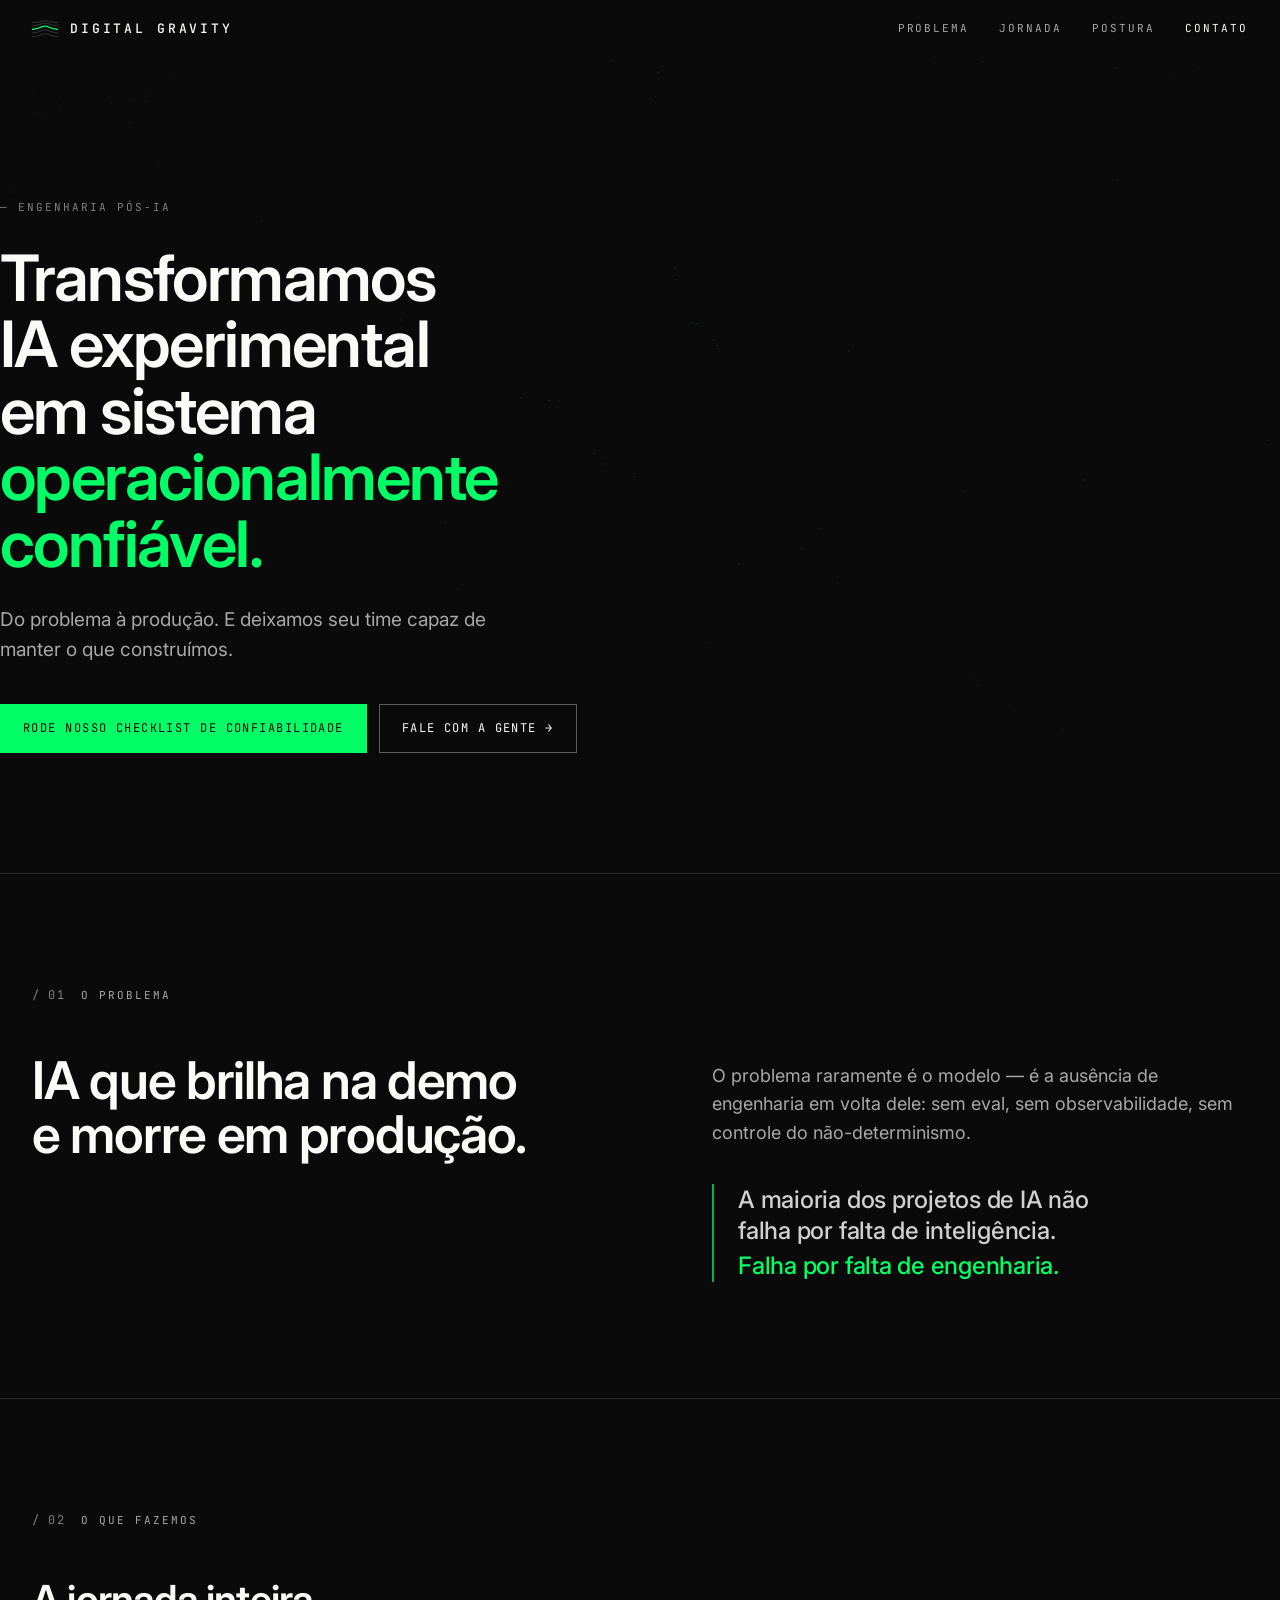
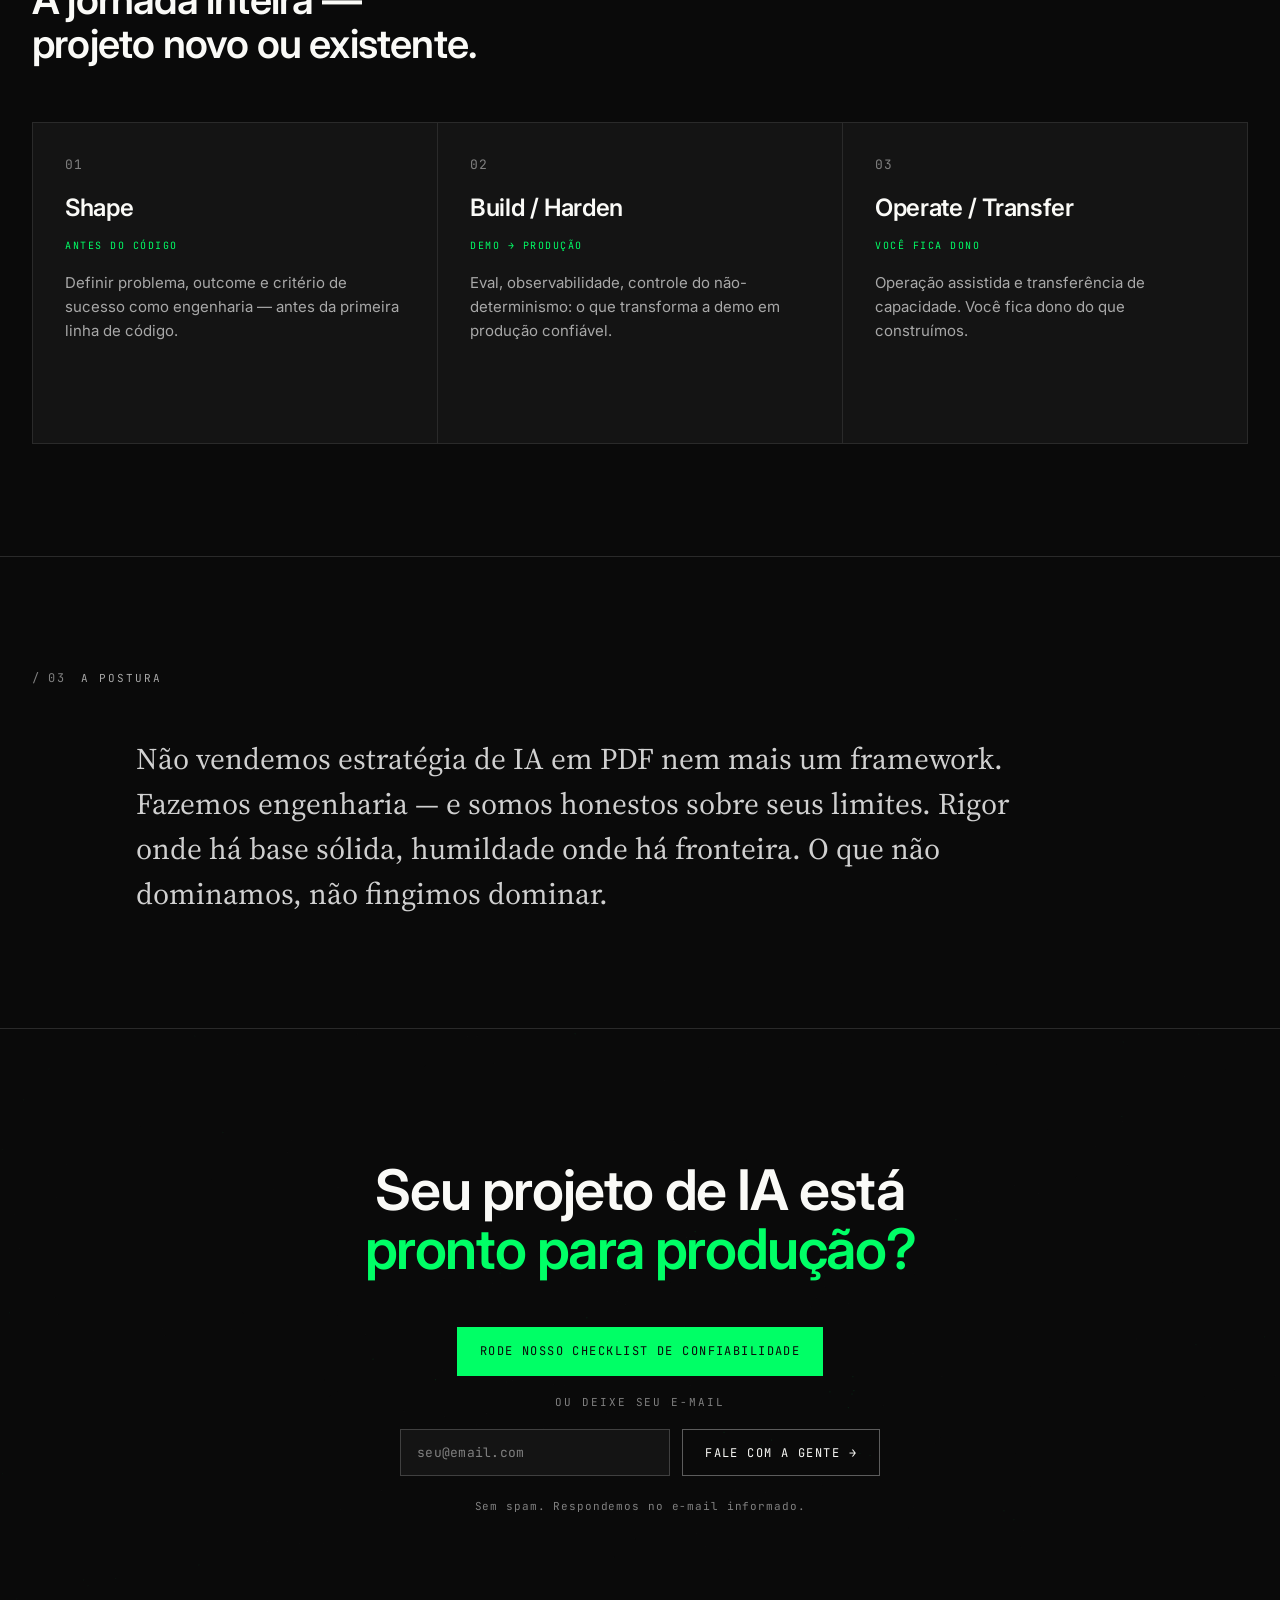
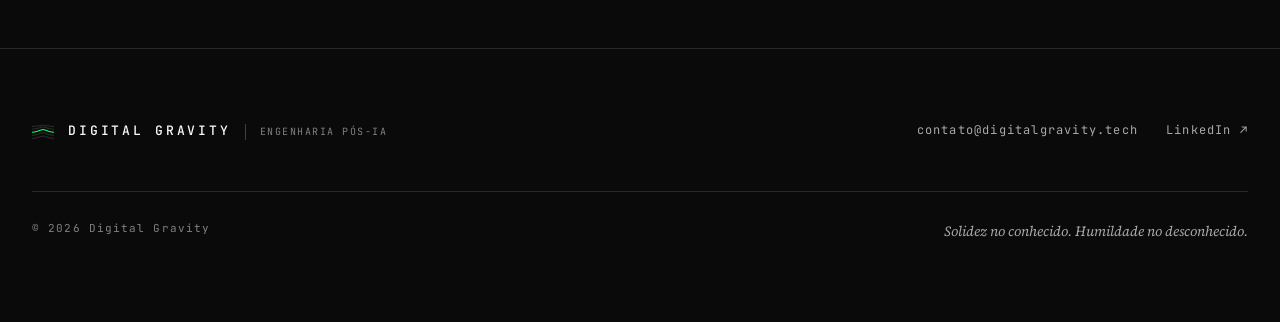
<file: index.html>
<!DOCTYPE html>
<html lang="pt-BR">
<head>
<meta charset="UTF-8">
<meta name="viewport" content="width=device-width, initial-scale=1">
<!-- This page is authored dark — tell client-side dark-mode engines to leave it alone. -->
<meta name="color-scheme" content="dark">
<meta name="darkreader-lock">
<title>Digital Gravity — Engenharia pós-IA</title>
<meta name="description" content="Transformamos IA experimental em sistema operacionalmente confiável. Do problema à produção — e deixamos seu time capaz de manter o que construímos.">
<link rel="icon" href="assets/favicon.svg" type="image/svg+xml">
<!-- Google tag (gtag.js) — GA4 -->
<script async src="https://www.googletagmanager.com/gtag/js?id=G-PPGNCL3RDQ"></script>
<script>
  window.dataLayer = window.dataLayer || [];
  function gtag(){dataLayer.push(arguments);}
  gtag('js', new Date());
  gtag('config', 'G-PPGNCL3RDQ');
</script>
<script>
// Defensive: neutralize injected dark-reader ("noir") styling so the authored
// palette renders as designed (it inverts dark text — e.g. the primary button —
// to light, breaking contrast on the signal-green fill). Bounded so we never war
// with the engine indefinitely.
(function () {
  function strip() {
    document.querySelectorAll('style[class*="noir"], style[id*="noir"]').forEach(function (s) { s.remove(); });
    [document.documentElement, document.body].forEach(function (el) {
      if (!el) return;
      if (el.className && /noir/.test(el.className)) el.className = el.className.replace(/\bnoir\S*/g, '').trim();
      if (el.style) for (var i = el.style.length - 1; i >= 0; i--) { var p = el.style[i]; if (p.indexOf('--noir') === 0) el.style.removeProperty(p); }
    });
  }
  strip();
  var obs = new MutationObserver(strip);
  obs.observe(document.documentElement, { childList: true, subtree: true });
  [0, 80, 250, 600, 1200].forEach(function (t) { setTimeout(strip, t); });
  setTimeout(function () { obs.disconnect(); }, 4000);
  document.addEventListener('DOMContentLoaded', strip);
})();
</script>
<link rel="stylesheet" href="colors_and_type.css">
<style>
  @keyframes dg-pulse { 0%, 100% { opacity: 1; } 50% { opacity: 0.4; } }

  html { scroll-behavior: smooth; }
  body { background: var(--void); color: var(--fg); overflow-x: hidden; }
  ::selection { background: var(--signal); color: var(--void); }

  .dg-container { max-width: var(--container-max); margin: 0 auto; padding: 0 var(--container-padding); width: 100%; }

  /* ── signal dot ─────────────────────────────────────────── */
  .dg-dot { display: inline-block; background: var(--signal); box-shadow: 0 0 8px var(--signal);
            animation: dg-pulse 2s ease-in-out infinite; vertical-align: middle; margin-right: 8px; }

  .dg-accent { color: var(--signal); }
  .dg-accent-soft { color: var(--grain-6); }
  [data-accent="generous"] .dg-accent-soft { color: var(--signal); }

  /* ── buttons ───────────────────────────────────────────── */
  .dg-btn { display: inline-flex; align-items: center; gap: 8px; font-family: var(--mono);
            font-size: 12px; font-weight: 400; text-transform: uppercase; letter-spacing: 0.12em;
            padding: 14px 22px; border: 1px solid var(--grain-3); background: transparent;
            color: var(--paper); cursor: pointer; transition: all var(--t-fast); text-decoration: none; white-space: nowrap; }
  .dg-btn:hover { border-color: var(--signal); color: var(--signal); }
  .dg-btn--primary { background: var(--signal); color: var(--void); border-color: var(--signal); }
  .dg-btn--primary:hover { background: transparent; color: var(--signal); }
  .dg-btn--secondary:hover { color: var(--signal); }

  /* ── lead form ─────────────────────────────────────────── */
  .dg-form { display: flex; gap: 12px; flex-wrap: wrap; width: 100%; }
  .dg-input { flex: 1 1 240px; min-width: 0; font-family: var(--mono); font-size: 13px; letter-spacing: 0.02em;
              padding: 14px 16px; background: var(--void-2); border: 1px solid var(--grain-2); color: var(--paper);
              transition: border-color var(--t-fast); }
  .dg-input::placeholder { color: var(--grain-4); }
  .dg-input:focus { outline: none; border-color: var(--signal); }
  .dg-form .dg-btn { flex: 0 0 auto; }
  .dg-form__note { font-family: var(--mono); font-size: 11px; letter-spacing: 0.08em; color: var(--grain-4); margin: 4px 0 0; min-height: 1em; }
  .dg-form__note.is-ok { color: var(--signal); }
  .dg-form__note.is-err { color: var(--warning); }
  .dg-closing__actions { display: flex; flex-direction: column; align-items: center; gap: 18px; width: 100%; max-width: 480px; margin: 0 auto; }
  .dg-closing__actions .dg-form { justify-content: center; }
  .dg-closing__or { font-family: var(--mono); font-size: 11px; text-transform: uppercase; letter-spacing: 0.18em; color: var(--grain-4); }
  @media (max-width: 480px) { .dg-form { flex-direction: column; } .dg-form .dg-btn { width: 100%; } }

  /* ── tags ──────────────────────────────────────────────── */
  .dg-tag { display: inline-flex; align-items: center; gap: 6px; font-family: var(--mono);
            font-size: 10px; text-transform: uppercase; letter-spacing: 0.15em; padding: 6px 10px;
            border: 1px solid var(--grain-2); color: var(--grain-5); }
  .dg-tag--signal { border-color: var(--signal-dim); color: var(--signal); }

  /* ── nav ───────────────────────────────────────────────── */
  .dg-nav { position: sticky; top: 0; z-index: 20; display: flex; align-items: center;
            justify-content: space-between; padding: 16px var(--container-padding);
            border-bottom: 1px solid transparent; transition: border-color var(--t-fast), background var(--t-fast); }
  .dg-nav.is-scrolled { border-bottom-color: var(--grain-1); background: rgba(10,10,10,0.85);
            backdrop-filter: blur(12px); -webkit-backdrop-filter: blur(12px); }
  .dg-nav__brand { display: flex; align-items: center; gap: 12px; }
  .dg-nav__mark { display: block; }
  .dg-nav__word { font-family: var(--mono); font-size: 13px; font-weight: 500; letter-spacing: 0.22em; color: var(--paper); white-space: nowrap; }
  .dg-nav__menu { display: flex; align-items: center; gap: 30px; }
  .dg-nav__link { font-family: var(--mono); font-size: 11px; letter-spacing: 0.18em; text-transform: uppercase; color: var(--grain-5); white-space: nowrap; }
  .dg-nav__link:hover { color: var(--signal); }
  .dg-nav__link--cta { color: var(--paper); }
  .dg-nav__link--cta:hover { color: var(--signal); }

  /* ── reveal ────────────────────────────────────────────── */
  [data-reveal] { opacity: 0; transform: translateY(8px); transition: opacity 600ms ease-out, transform 600ms ease-out; }
  [data-reveal][data-shown] { opacity: 1; transform: none; }
  html.dg-instant [data-reveal] { transition: none !important; }
  @media (prefers-reduced-motion: reduce) { [data-reveal] { opacity: 1; transform: none; } }

  /* ── hero ──────────────────────────────────────────────── */
  .dg-hero { position: relative; overflow: hidden; border-bottom: 1px solid var(--grain-1);
             min-height: 88vh; display: flex; align-items: center; }
  .dg-hero__veil { position: absolute; inset: 0; pointer-events: none;
             background: radial-gradient(120% 90% at 70% 30%, transparent 30%, var(--void) 88%); }
  .dg-hero__inner { position: relative; z-index: 1; padding: 140px 0 120px; }
  .dg-hero__body { max-width: 940px; }
  .dg-eyebrow { font-family: var(--mono); font-size: 11px; text-transform: uppercase;
             letter-spacing: 0.18em; color: var(--grain-4); margin-bottom: 28px; }
  .dg-hero__title { font-family: var(--sans); font-size: clamp(34px, 5.4vw, 64px); font-weight: 600;
             line-height: 1.04; letter-spacing: -0.025em; color: var(--paper); margin: 0 0 28px; max-width: 16ch; text-wrap: balance; }
  .dg-hero__sub { font-family: var(--sans); font-size: clamp(16px, 1.6vw, 19px); color: var(--grain-5);
             line-height: 1.55; max-width: 540px; margin: 0 0 40px; }
  .dg-hero__cta { display: flex; gap: 12px; flex-wrap: wrap; }

  /* ── generic section ───────────────────────────────────── */
  .dg-section { padding: 112px 0; border-bottom: 1px solid var(--grain-1); position: relative; }
  .dg-rail { display: flex; align-items: baseline; gap: 16px; margin-bottom: 48px; }
  .dg-rail__num { font-family: var(--mono); font-size: 12px; color: var(--grain-4); letter-spacing: 0.1em; }
  [data-accent="generous"] .dg-rail__num { color: var(--signal); }
  .dg-rail__label { font-family: var(--mono); font-size: 11px; text-transform: uppercase;
             letter-spacing: 0.18em; color: var(--grain-5); }
  .dg-h2 { font-family: var(--sans); font-size: clamp(26px, 3.2vw, 40px); font-weight: 600;
             line-height: 1.1; letter-spacing: -0.02em; color: var(--paper); margin: 0 0 56px; max-width: 22ch; text-wrap: balance; }

  /* ── problem ───────────────────────────────────────────── */
  .dg-problem__grid { display: grid; grid-template-columns: 1.15fr 1fr; gap: 64px; align-items: start; }
  .dg-punch { font-family: var(--sans); font-size: clamp(30px, 4.4vw, 52px); font-weight: 600;
             line-height: 1.05; letter-spacing: -0.025em; color: var(--paper); margin: 0; }
  .dg-problem__col { padding-top: 8px; }
  .dg-lede { font-family: var(--sans); font-size: clamp(16px, 1.5vw, 18px); color: var(--grain-5);
             line-height: 1.6; margin: 0 0 36px; }
  .dg-thesis { margin: 0; padding-left: 24px; border-left: 2px solid var(--signal-dim); }
  .dg-thesis p { font-family: var(--sans); font-size: clamp(19px, 2vw, 24px); font-weight: 500;
             line-height: 1.3; letter-spacing: -0.01em; color: var(--grain-6); margin: 0 0 4px; text-wrap: balance; }

  /* ── journey ───────────────────────────────────────────── */
  .dg-journey__set.is-cards { display: grid; grid-template-columns: repeat(3, 1fr); gap: 1px;
             background: var(--grain-1); border: 1px solid var(--grain-1); }
  .dg-step--card { background: var(--void-2); padding: 32px; display: flex; flex-direction: column;
             gap: 18px; min-height: 320px; transition: background var(--t-fast); }
  .dg-step--card:hover { background: var(--void-3); }
  .dg-step--card .dg-step__num { font-family: var(--mono); font-size: 13px; letter-spacing: 0.1em; color: var(--grain-4); }
  [data-accent="generous"] .dg-step__num { color: var(--signal); }
  .dg-step--card .dg-step__head { margin-top: auto; }
  .dg-step__name { font-family: var(--sans); font-size: 24px; font-weight: 600; letter-spacing: -0.015em;
             color: var(--paper); margin: 0 0 10px; line-height: 1.15; }
  .dg-step__tag { font-family: var(--mono); font-size: 10px; text-transform: uppercase;
             letter-spacing: 0.15em; color: var(--signal); }
  .dg-step__body { font-family: var(--sans); font-size: 15px; line-height: 1.6; color: var(--grain-5); margin: 14px 0 0; }

  /* journey — rows variant */
  .dg-journey__set.is-rows { display: flex; flex-direction: column; border-top: 1px solid var(--grain-1); }
  .dg-step--row { display: grid; grid-template-columns: 80px 1fr; gap: 24px; align-items: start;
             padding: 36px 0; border-bottom: 1px solid var(--grain-1); transition: padding-left var(--t-fast); }
  .dg-step--row:hover { padding-left: 8px; }
  .dg-step--row .dg-step__num { font-family: var(--mono); font-size: 28px; font-weight: 400; color: var(--grain-3); line-height: 1; }
  [data-accent="generous"] .dg-step--row .dg-step__num { color: var(--signal); }
  .dg-step--row .dg-step__head { display: flex; align-items: baseline; gap: 16px; flex-wrap: wrap; margin-bottom: 12px; }
  .dg-step--row .dg-step__name { margin: 0; }
  .dg-step--row .dg-step__body { margin: 0; max-width: 720px; font-size: 16px; }

  /* ── posture ───────────────────────────────────────────── */
  .dg-posture__grid { display: grid; grid-template-columns: var(--metadata-col) 1fr; gap: var(--grid-gap); }
  .dg-statement { grid-column: 2; font-family: var(--serif); font-size: clamp(22px, 2.6vw, 30px);
             line-height: 1.5; color: var(--grain-6); margin: 0; max-width: 22ch; max-width: 880px; }

  /* ── closing ───────────────────────────────────────────── */
  .dg-closing { overflow: hidden; text-align: center; padding: 132px 0; }
  .dg-closing__veil { position: absolute; inset: 0; pointer-events: none;
             background: radial-gradient(90% 120% at 50% 50%, transparent 20%, var(--void) 80%); }
  .dg-closing__inner { position: relative; z-index: 1; display: flex; flex-direction: column; align-items: center; gap: 48px; }
  .dg-closing__q { font-family: var(--sans); font-size: clamp(30px, 4.6vw, 56px); font-weight: 600;
             line-height: 1.05; letter-spacing: -0.025em; color: var(--paper); margin: 0; max-width: 18ch; text-wrap: balance; }
  .dg-closing__cta { justify-content: center; }

  /* ── footer ────────────────────────────────────────────── */
  .dg-footer { padding: 72px 0 80px; }
  .dg-footer__grid { display: flex; align-items: flex-start; justify-content: space-between; gap: 40px; flex-wrap: wrap; padding-bottom: 48px; border-bottom: 1px solid var(--grain-1); }
  .dg-footer__brand { display: flex; align-items: center; gap: 14px; flex-wrap: wrap; }
  .dg-footer__word { font-family: var(--mono); font-size: 13px; font-weight: 500; letter-spacing: 0.22em; color: var(--paper); }
  .dg-footer__tag { font-family: var(--mono); font-size: 10px; letter-spacing: 0.15em; text-transform: uppercase; color: var(--grain-4); padding-left: 14px; border-left: 1px solid var(--grain-2); }
  .dg-footer__links { display: flex; gap: 28px; flex-wrap: wrap; }
  .dg-footer__links a { font-family: var(--mono); font-size: 12px; letter-spacing: 0.1em; color: var(--grain-5); }
  .dg-footer__links a:hover { color: var(--signal); }
  .dg-footer__base { display: flex; justify-content: space-between; gap: 24px; flex-wrap: wrap; padding-top: 28px; }
  .dg-footer__base span { font-family: var(--mono); font-size: 11px; letter-spacing: 0.1em; color: var(--grain-4); }
  .dg-footer__motto { font-family: var(--serif) !important; font-style: italic; font-size: 14px !important; letter-spacing: 0 !important; color: var(--grain-5) !important; }

  /* ── responsive ────────────────────────────────────────── */
  @media (max-width: 860px) {
    .dg-posture__grid { grid-template-columns: 1fr; }
    .dg-statement { grid-column: 1; }
    .dg-problem__grid { grid-template-columns: 1fr; gap: 36px; }
    .dg-journey__set.is-cards { grid-template-columns: 1fr; }
    .dg-step--card { min-height: 0; }
    .dg-br { display: none; }
  }
  @media (max-width: 680px) {
    .dg-nav__menu { gap: 18px; }
    .dg-nav__link:not(.dg-nav__link--cta) { display: none; }
  }
  @media (max-width: 560px) {
    .dg-section { padding: 80px 0; }
    .dg-hero__inner { padding: 112px 0 88px; }
    .dg-btn { width: 100%; justify-content: center; white-space: normal; text-align: center; }
  }
</style>
</head>
<body data-accent="restrained">

<!-- ── Nav ─────────────────────────────────────────────────── -->
<nav class="dg-nav">
  <a class="dg-nav__brand" href="#topo" aria-label="Digital Gravity — início">
    <img src="assets/logo-mark.svg" width="26" height="26" alt="" aria-hidden="true" class="dg-nav__mark">
    <span class="dg-nav__word">DIGITAL GRAVITY</span>
  </a>
  <div class="dg-nav__menu">
    <a class="dg-nav__link" href="#problema">Problema</a>
    <a class="dg-nav__link" href="#jornada">Jornada</a>
    <a class="dg-nav__link" href="#postura">Postura</a>
    <a class="dg-nav__link dg-nav__link--cta" href="#contato" data-ga-cta="contact" data-ga-location="nav">Contato</a>
  </div>
</nav>

<main>
  <!-- ── 4.1 Hero ──────────────────────────────────────────── -->
  <header class="dg-hero" id="topo">
    <canvas class="dg-chladni" data-density="760" data-opacity="0.42"
            style="position:absolute;inset:0;opacity:0.42;pointer-events:none;width:100%;height:100%"></canvas>
    <div class="dg-hero__veil"></div>
    <div class="dg-container dg-hero__inner">
      <div class="dg-hero__body">
        <div class="dg-eyebrow" data-reveal>— ENGENHARIA PÓS-IA</div>
        <h1 class="dg-hero__title" data-reveal>
          Transformamos IA experimental em sistema <span class="dg-accent">operacionalmente confiável.</span>
        </h1>
        <p class="dg-hero__sub" data-reveal>
          Do problema à produção. E deixamos seu time capaz de manter o que construímos.
        </p>
        <div class="dg-hero__cta" data-reveal>
          <a class="dg-btn dg-btn--primary" href="checklist.html" data-ga-cta="checklist" data-ga-location="hero">Rode nosso checklist de confiabilidade</a>
          <a class="dg-btn dg-btn--secondary" role="button" href="#contato" data-ga-cta="contact" data-ga-location="hero">Fale com a gente →</a>
        </div>
      </div>
    </div>
  </header>

  <!-- ── 4.2 O problema ────────────────────────────────────── -->
  <section class="dg-section dg-problem" id="problema">
    <div class="dg-container">
      <div class="dg-rail">
        <span class="dg-rail__num">/ 01</span>
        <span class="dg-rail__label">O PROBLEMA</span>
      </div>
      <div class="dg-problem__grid">
        <h2 class="dg-punch" data-reveal>
          IA que brilha na demo <br class="dg-br">e morre em produção.
        </h2>
        <div class="dg-problem__col">
          <p class="dg-lede" data-reveal>
            O problema raramente é o modelo — é a ausência de engenharia em volta dele:
            sem eval, sem observabilidade, sem controle do não-determinismo.
          </p>
          <blockquote class="dg-thesis" data-reveal>
            <p>A maioria dos projetos de IA não falha por falta de inteligência.</p>
            <p><span class="dg-accent">Falha por falta de engenharia.</span></p>
          </blockquote>
        </div>
      </div>
    </div>
  </section>

  <!-- ── 4.3 O que fazemos (a jornada) ─────────────────────── -->
  <section class="dg-section dg-journey" id="jornada">
    <div class="dg-container">
      <div class="dg-rail">
        <span class="dg-rail__num">/ 02</span>
        <span class="dg-rail__label">O QUE FAZEMOS</span>
      </div>
      <h2 class="dg-h2" data-reveal>A jornada inteira — projeto novo ou existente.</h2>
      <div class="dg-journey__set is-cards">
        <article class="dg-step dg-step--card" data-reveal style="transition-delay:0ms">
          <div class="dg-step__num">01</div>
          <div class="dg-step__main">
            <div class="dg-step__head">
              <h3 class="dg-step__name">Shape</h3>
              <span class="dg-step__tag">ANTES DO CÓDIGO</span>
            </div>
            <p class="dg-step__body">Definir problema, outcome e critério de sucesso como engenharia — antes da primeira linha de código.</p>
          </div>
        </article>
        <article class="dg-step dg-step--card" data-reveal style="transition-delay:80ms">
          <div class="dg-step__num">02</div>
          <div class="dg-step__main">
            <div class="dg-step__head">
              <h3 class="dg-step__name">Build / Harden</h3>
              <span class="dg-step__tag">DEMO → PRODUÇÃO</span>
            </div>
            <p class="dg-step__body">Eval, observabilidade, controle do não-determinismo: o que transforma a demo em produção confiável.</p>
          </div>
        </article>
        <article class="dg-step dg-step--card" data-reveal style="transition-delay:160ms">
          <div class="dg-step__num">03</div>
          <div class="dg-step__main">
            <div class="dg-step__head">
              <h3 class="dg-step__name">Operate / Transfer</h3>
              <span class="dg-step__tag">VOCÊ FICA DONO</span>
            </div>
            <p class="dg-step__body">Operação assistida e transferência de capacidade. Você fica dono do que construímos.</p>
          </div>
        </article>
      </div>
    </div>
  </section>

  <!-- ── 4.4 A postura ─────────────────────────────────────── -->
  <section class="dg-section dg-posture" id="postura">
    <div class="dg-container">
      <div class="dg-rail">
        <span class="dg-rail__num">/ 03</span>
        <span class="dg-rail__label">A POSTURA</span>
      </div>
      <div class="dg-posture__grid">
        <p class="dg-statement" data-reveal>
          Não vendemos estratégia de IA em PDF nem mais um framework. Fazemos engenharia —
          e somos honestos sobre seus limites. <span class="dg-accent-soft">Rigor onde há base sólida, humildade onde há fronteira.</span> O que não dominamos, não fingimos dominar.
        </p>
      </div>
    </div>
  </section>

  <!-- ── 4.5 Fechamento / CTA ──────────────────────────────── -->
  <section class="dg-section dg-closing" id="contato">
    <canvas class="dg-chladni" data-density="420" data-opacity="0.16"
            style="position:absolute;inset:0;opacity:0.16;pointer-events:none;width:100%;height:100%"></canvas>
    <div class="dg-closing__veil"></div>
    <div class="dg-container dg-closing__inner">
      <h2 class="dg-closing__q" data-reveal>
        Seu projeto de IA está <span class="dg-accent">pronto para produção?</span>
      </h2>
      <div class="dg-closing__actions" data-reveal>
        <a class="dg-btn dg-btn--primary" href="checklist.html" data-ga-cta="checklist" data-ga-location="closing">Rode nosso checklist de confiabilidade</a>
        <div class="dg-closing__or">ou deixe seu e-mail</div>
        <form class="dg-form" data-lead-form data-source="home_closing" novalidate>
          <input type="email" name="email" class="dg-input" placeholder="seu@email.com" required autocomplete="email" aria-label="Seu e-mail">
          <input type="text" name="_gotcha" tabindex="-1" autocomplete="off" aria-hidden="true" style="display:none">
          <input type="hidden" name="_subject" value="Novo contato — site Digital Gravity">
          <button type="submit" class="dg-btn dg-btn--secondary">Fale com a gente →</button>
        </form>
        <p class="dg-form__note" data-form-note aria-live="polite">Sem spam. Respondemos no e-mail informado.</p>
      </div>
    </div>
  </section>
</main>

<!-- ── 4.6 Rodapé ──────────────────────────────────────────── -->
<footer class="dg-footer">
  <div class="dg-container">
    <div class="dg-footer__grid">
      <div class="dg-footer__brand">
        <img src="assets/logo-mark.svg" width="22" height="22" alt="" aria-hidden="true">
        <span class="dg-footer__word">DIGITAL GRAVITY</span>
        <span class="dg-footer__tag">ENGENHARIA PÓS-IA</span>
      </div>
      <div class="dg-footer__links">
        <a href="mailto:contato@digitalgravity.tech" data-ga-cta="email" data-ga-location="footer">contato@digitalgravity.tech</a>
        <a href="https://linkedin.com/company/digitalgravity-tech" target="_blank" rel="noopener" data-ga-cta="linkedin" data-ga-location="footer">LinkedIn ↗</a>
      </div>
    </div>
    <div class="dg-footer__base">
      <span>© 2026 Digital Gravity</span>
      <span class="dg-footer__motto">Solidez no conhecido. Humildade no desconhecido.</span>
    </div>
  </div>
</footer>

<script>
(function () {
  'use strict';
  var reduce = window.matchMedia('(prefers-reduced-motion: reduce)').matches;

  // ── Sticky nav: solidify after a short scroll ──────────────
  var nav = document.querySelector('.dg-nav');
  if (nav) {
    var onScroll = function () { nav.classList.toggle('is-scrolled', window.scrollY > 8); };
    window.addEventListener('scroll', onScroll, { passive: true });
    onScroll();
  }

  // ── Reveal-on-scroll: fade + 8px rise ──────────────────────
  // Base state is hidden via CSS; snap everything visible (no animation)
  // for reduced-motion, no IntersectionObserver, or a backgrounded tab —
  // contexts where CSS transitions never advance and would freeze content.
  var els = Array.prototype.slice.call(document.querySelectorAll('[data-reveal]'));
  if (reduce || !('IntersectionObserver' in window) || document.hidden) {
    document.documentElement.classList.add('dg-instant');
    els.forEach(function (e) { e.setAttribute('data-shown', ''); });
  } else {
    var io = new IntersectionObserver(function (entries) {
      entries.forEach(function (en) {
        if (en.isIntersecting) { en.target.setAttribute('data-shown', ''); io.unobserve(en.target); }
      });
    }, { threshold: 0.12, rootMargin: '0px 0px -8% 0px' });
    els.forEach(function (e) { io.observe(e); });
  }

  // ── Chladni field ──────────────────────────────────────────
  // Particles auto-organizing on a vibrating plate — a phenomenal
  // demonstration of "order from engineering," not ambient decoration.
  function startChladni(canvas) {
    var density = parseInt(canvas.getAttribute('data-density'), 10) || 0;
    if (!density) return;
    var ctx = canvas.getContext('2d');
    var particles = [], w, h, time = 0, raf;
    var dpr = Math.min(window.devicePixelRatio || 1, 2);

    function resize() {
      w = canvas.width = canvas.offsetWidth * dpr;
      h = canvas.height = canvas.offsetHeight * dpr;
    }
    function init() {
      resize();
      particles = [];
      for (var i = 0; i < density; i++) particles.push({ x: Math.random() * w, y: Math.random() * h });
    }
    function chladni(x, y, m, n) {
      var px = x / w, py = y / h;
      return Math.sin(Math.PI * m * px) * Math.sin(Math.PI * n * py) - Math.sin(Math.PI * n * px) * Math.sin(Math.PI * m * py);
    }
    function draw() {
      ctx.fillStyle = 'rgba(10,10,10,0.20)';
      ctx.fillRect(0, 0, w, h);
      time += reduce ? 0 : 0.0026;
      var m = 2 + Math.sin(time * 0.4) * 0.8;
      var n = 3 + Math.cos(time * 0.3) * 0.8;
      particles.forEach(function (p) {
        var v = chladni(p.x, p.y, m, n);
        var amp = Math.abs(v);
        var step = amp * 1.4;
        var a = Math.random() * Math.PI * 2;
        if (!reduce) { p.x += Math.cos(a) * step; p.y += Math.sin(a) * step; }
        if (p.x < 0) p.x = w; if (p.x > w) p.x = 0;
        if (p.y < 0) p.y = h; if (p.y > h) p.y = 0;
        if (amp < 0.075) { ctx.fillStyle = 'rgba(0,255,102,0.5)'; ctx.fillRect(p.x, p.y, 1.2 * dpr, 1.2 * dpr); }
        else { ctx.fillStyle = 'rgba(168,168,168,' + ((1 - amp) * 0.22) + ')'; ctx.fillRect(p.x, p.y, dpr, dpr); }
      });
      raf = requestAnimationFrame(draw);
    }
    init();
    window.addEventListener('resize', init);
    draw();
  }
  document.querySelectorAll('.dg-chladni').forEach(startChladni);

  // ── GA4 conversion events on CTAs ──────────────────────────
  // Delegated click handler: any element carrying data-ga-cta emits a
  // `cta_click` event with the CTA type and its on-page location. Safe
  // no-op if gtag isn't loaded (e.g. blocked by an ad/tracking blocker).
  document.addEventListener('click', function (e) {
    var el = e.target.closest('[data-ga-cta]');
    if (!el || typeof window.gtag !== 'function') return;
    window.gtag('event', 'cta_click', {
      cta_type: el.getAttribute('data-ga-cta'),
      cta_location: el.getAttribute('data-ga-location') || 'unknown',
      link_url: el.getAttribute('href') || '(inert)',
      transport_type: 'beacon'
    });
  }, { capture: true });
})();
</script>
<script src="lead-form.js"></script>
</body>
</html>
</file>
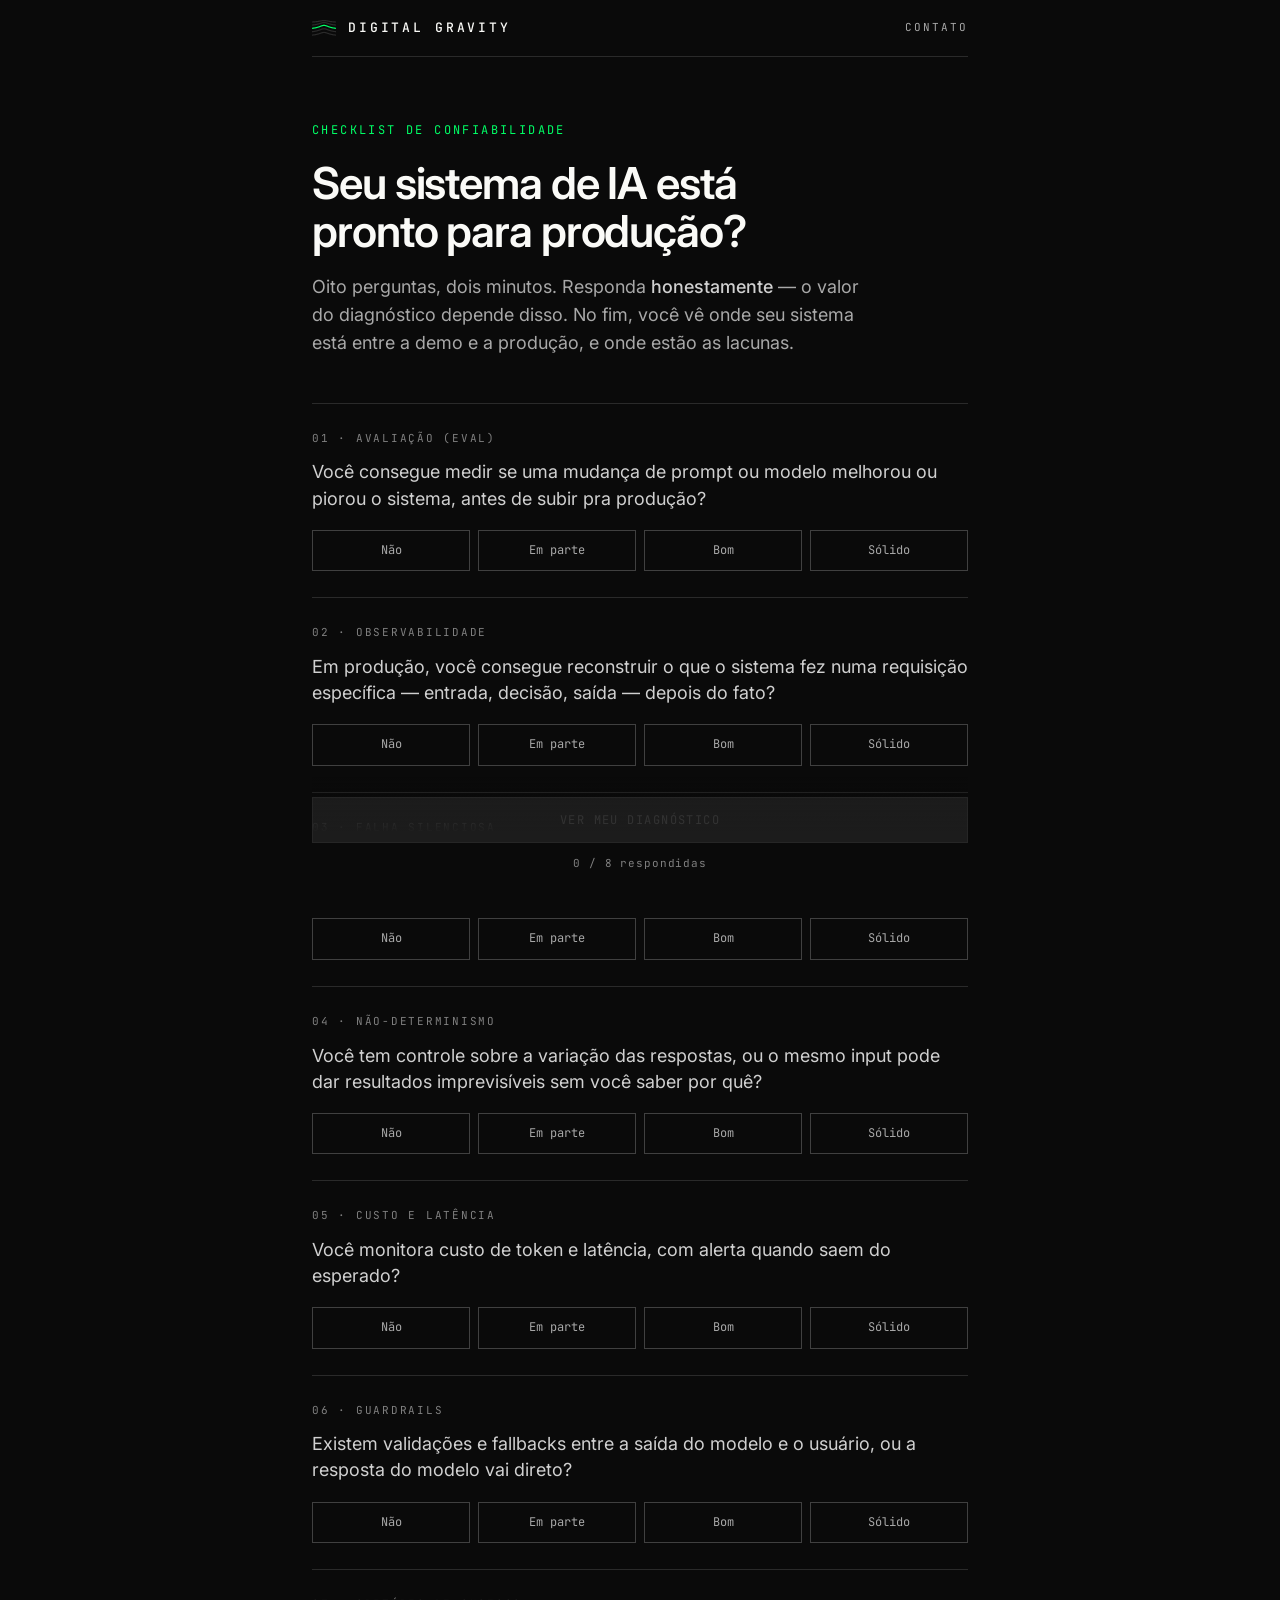
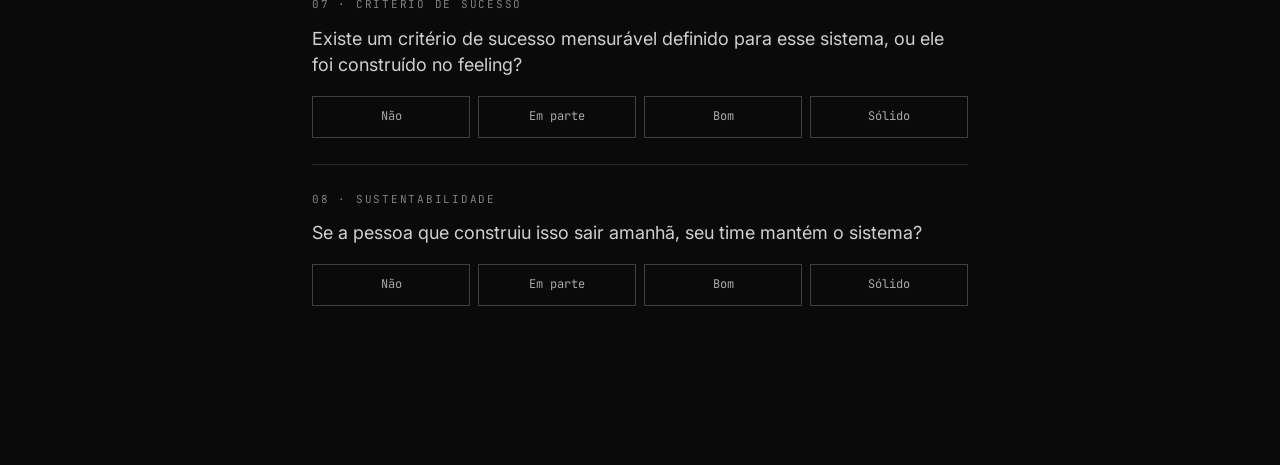
<file: checklist.html>
<!DOCTYPE html>
<html lang="pt-BR">
<head>
<meta charset="UTF-8">
<meta name="viewport" content="width=device-width, initial-scale=1">
<meta name="color-scheme" content="dark">
<meta name="darkreader-lock">
<title>Checklist de confiabilidade — Digital Gravity</title>
<meta name="description" content="Oito perguntas, dois minutos. Descubra onde seu sistema de IA está entre a demo e a produção — e onde estão as lacunas de confiabilidade.">
<link rel="icon" href="assets/favicon.svg" type="image/svg+xml">
<!-- Open Graph / social preview -->
<meta property="og:type" content="website">
<meta property="og:title" content="Seu sistema de IA está pronto para produção?">
<meta property="og:description" content="Checklist de confiabilidade da Digital Gravity — 8 perguntas, 2 minutos, diagnóstico na hora.">
<meta property="og:url" content="https://digitalgravity.tech/checklist.html">
<meta name="twitter:card" content="summary">
<!-- Google tag (gtag.js) — GA4 -->
<script async src="https://www.googletagmanager.com/gtag/js?id=G-PPGNCL3RDQ"></script>
<script>
  window.dataLayer = window.dataLayer || [];
  function gtag(){dataLayer.push(arguments);}
  gtag('js', new Date());
  gtag('config', 'G-PPGNCL3RDQ');
</script>
<script>
// Defensive: neutralize injected dark-reader ("noir") styling so the authored
// palette renders as designed (matches index.html).
(function () {
  function strip() {
    document.querySelectorAll('style[class*="noir"], style[id*="noir"]').forEach(function (s) { s.remove(); });
    [document.documentElement, document.body].forEach(function (el) {
      if (!el) return;
      if (el.className && /noir/.test(el.className)) el.className = el.className.replace(/\bnoir\S*/g, '').trim();
      if (el.style) for (var i = el.style.length - 1; i >= 0; i--) { var p = el.style[i]; if (p.indexOf('--noir') === 0) el.style.removeProperty(p); }
    });
  }
  strip();
  var obs = new MutationObserver(strip);
  obs.observe(document.documentElement, { childList: true, subtree: true });
  [0, 80, 250, 600, 1200].forEach(function (t) { setTimeout(strip, t); });
  setTimeout(function () { obs.disconnect(); }, 4000);
  document.addEventListener('DOMContentLoaded', strip);
})();
</script>
<link rel="stylesheet" href="colors_and_type.css">
<style>
  @keyframes dg-pulse { 0%, 100% { opacity: 1; } 50% { opacity: 0.4; } }

  html { scroll-behavior: smooth; }
  body { background: var(--void); color: var(--fg); overflow-x: hidden; }
  ::selection { background: var(--signal); color: var(--void); }

  /* functional diagnostic semantics (data-viz only) */
  :root { --danger: #FF5C5C; }

  .ck-wrap { max-width: 720px; margin: 0 auto; padding: 0 var(--container-padding); width: 100%; }

  /* ── buttons (from index.html design system) ─────────────── */
  .dg-btn { display: inline-flex; align-items: center; justify-content: center; gap: 8px; font-family: var(--mono);
            font-size: 12px; font-weight: 400; text-transform: uppercase; letter-spacing: 0.12em;
            padding: 14px 22px; border: 1px solid var(--grain-3); background: transparent;
            color: var(--paper); cursor: pointer; transition: all var(--t-fast); text-decoration: none; white-space: nowrap; }
  .dg-btn:hover { border-color: var(--signal); color: var(--signal); }
  .dg-btn--primary { background: var(--signal); color: var(--void); border-color: var(--signal); }
  .dg-btn--primary:hover { background: transparent; color: var(--signal); }
  .dg-btn--secondary:hover { color: var(--signal); }

  /* ── header ──────────────────────────────────────────────── */
  .ck-head { display: flex; align-items: center; justify-content: space-between;
             padding: 16px 0; border-bottom: 1px solid var(--grain-1); }
  .ck-brand { display: flex; align-items: center; gap: 12px; text-decoration: none; }
  .ck-brand__word { font-family: var(--mono); font-size: 13px; font-weight: 500; letter-spacing: 0.22em; color: var(--paper); }
  .ck-head__link { font-family: var(--mono); font-size: 11px; letter-spacing: 0.18em; text-transform: uppercase; color: var(--grain-5); text-decoration: none; }
  .ck-head__link:hover { color: var(--signal); }

  /* ── intro ───────────────────────────────────────────────── */
  .ck-intro { padding: 64px 0 30px; }
  .ck-kicker { font-family: var(--mono); font-size: 12px; letter-spacing: 0.2em; text-transform: uppercase; color: var(--signal); margin-bottom: 20px; }
  .ck-h1 { font-family: var(--sans); font-weight: 600; font-size: clamp(30px, 5vw, 44px);
           line-height: 1.08; letter-spacing: -0.025em; color: var(--paper); text-wrap: balance; }
  .ck-lede { font-family: var(--sans); color: var(--grain-5); font-size: 18px; line-height: 1.55; margin-top: 18px; max-width: 52ch; }
  .ck-lede b { color: var(--grain-6); font-weight: 500; }

  /* ── questions ───────────────────────────────────────────── */
  .ck-q { padding: 26px 0; border-top: 1px solid var(--grain-1); }
  .ck-q__dim { font-family: var(--mono); font-size: 11px; letter-spacing: 0.16em; text-transform: uppercase; color: var(--grain-4); margin-bottom: 12px; }
  .ck-q__text { font-family: var(--sans); font-size: 18px; line-height: 1.45; color: var(--grain-6); margin-bottom: 18px; }
  .ck-opts { display: grid; grid-template-columns: repeat(4, 1fr); gap: 8px; }
  .ck-opt { font-family: var(--mono); font-size: 12px; text-align: center; padding: 12px 4px;
            border: 1px solid var(--grain-2); color: var(--grain-5); cursor: pointer;
            transition: all var(--t-fast); user-select: none; line-height: 1.3; }
  .ck-opt:hover { border-color: var(--grain-3); color: var(--grain-6); }
  .ck-opt:active { transform: scale(0.97); }
  .ck-opt.on { background: rgba(0,255,102,0.10); border-color: var(--signal); color: var(--signal); }

  /* ── run bar ─────────────────────────────────────────────── */
  .ck-runbar { position: sticky; bottom: 0; background: linear-gradient(180deg, transparent, var(--void) 45%);
               padding: 20px 0 28px; margin-top: 10px; }
  .ck-run { width: 100%; }
  .ck-run:disabled { opacity: 0.35; cursor: default; border-color: var(--grain-3); background: var(--grain-2); color: var(--grain-4); }
  .ck-run:disabled:hover { background: var(--grain-2); color: var(--grain-4); border-color: var(--grain-3); }
  .ck-prog { font-family: var(--mono); font-size: 11px; color: var(--grain-4); text-align: center; margin-top: 12px; letter-spacing: 0.08em; }

  /* ── result ──────────────────────────────────────────────── */
  #ck-result { display: none; padding: 40px 0 96px; }
  .ck-band { font-family: var(--sans); font-weight: 600; font-size: clamp(26px, 4.5vw, 38px); line-height: 1.15; letter-spacing: -0.02em; margin: 8px 0 6px; }
  .ck-scoreline { font-family: var(--mono); font-size: 13px; color: var(--grain-5); margin-bottom: 28px; letter-spacing: 0.04em; }
  .ck-verdict { font-family: var(--sans); font-size: 18px; color: var(--grain-6); max-width: 54ch; margin-bottom: 32px; line-height: 1.55; }
  .ck-bars { border-top: 1px solid var(--grain-1); padding-top: 24px; }
  .ck-bar { display: grid; grid-template-columns: 1fr auto; gap: 10px; align-items: center; padding: 9px 0; }
  .ck-bar__lab { font-family: var(--mono); font-size: 13px; color: var(--grain-6); }
  .ck-bar__val { font-family: var(--mono); font-size: 12px; }
  .ck-bar__track { grid-column: 1 / -1; height: 4px; background: var(--void-3); overflow: hidden; margin-top: 6px; }
  .ck-bar__fill { height: 100%; transition: width 600ms ease-out; }
  .ck-rec { background: var(--void-2); border: 1px solid var(--grain-1); padding: 24px; margin-top: 32px; }
  .ck-rec__l { font-family: var(--mono); font-size: 11px; letter-spacing: 0.16em; text-transform: uppercase; color: var(--signal); margin-bottom: 12px; }
  .ck-rec__t { font-family: var(--sans); font-size: 18px; line-height: 1.5; color: var(--grain-6); }
  .ck-rec__t b { color: var(--paper); font-weight: 600; }
  .ck-cta { margin-top: 28px; display: flex; gap: 12px; flex-wrap: wrap; }
  .ck-honest { font-family: var(--serif); font-style: italic; font-size: 15px; color: var(--grain-4); margin-top: 26px; max-width: 54ch; }
  .ck-again { font-family: var(--mono); font-size: 12px; color: var(--grain-4); background: none; border: none; cursor: pointer; margin-top: 24px; text-decoration: underline; letter-spacing: 0.06em; }
  .ck-again:hover { color: var(--signal); }

  /* ── lead form ─────────────────────────────────────────── */
  .dg-form { display: flex; gap: 12px; flex-wrap: wrap; width: 100%; }
  .dg-input { flex: 1 1 240px; min-width: 0; font-family: var(--mono); font-size: 13px; letter-spacing: 0.02em;
              padding: 14px 16px; background: var(--void-3); border: 1px solid var(--grain-2); color: var(--paper);
              transition: border-color var(--t-fast); }
  .dg-input::placeholder { color: var(--grain-4); }
  .dg-input:focus { outline: none; border-color: var(--signal); }
  .dg-form .dg-btn { flex: 0 0 auto; }
  .dg-form__note { font-family: var(--mono); font-size: 11px; letter-spacing: 0.08em; color: var(--grain-4); margin: 12px 0 0; min-height: 1em; }
  .dg-form__note.is-ok { color: var(--signal); }
  .dg-form__note.is-err { color: var(--warning); }

  @media (max-width: 480px) {
    .ck-opts { grid-template-columns: repeat(2, 1fr); }
    .dg-btn { width: 100%; }
    .dg-form { flex-direction: column; }
  }
</style>
</head>
<body>
<div class="ck-wrap">
  <header class="ck-head">
    <a class="ck-brand" href="index.html" aria-label="Digital Gravity — início">
      <img src="assets/logo-mark.svg" width="24" height="24" alt="" aria-hidden="true">
      <span class="ck-brand__word">DIGITAL GRAVITY</span>
    </a>
    <a class="ck-head__link" href="mailto:contato@digitalgravity.tech" data-ga-cta="contact" data-ga-location="checklist_header">Contato</a>
  </header>

  <div id="ck-quiz">
    <div class="ck-intro">
      <div class="ck-kicker">Checklist de confiabilidade</div>
      <h1 class="ck-h1">Seu sistema de IA está pronto para produção?</h1>
      <p class="ck-lede">Oito perguntas, dois minutos. Responda <b>honestamente</b> — o valor do diagnóstico depende disso. No fim, você vê onde seu sistema está entre a demo e a produção, e onde estão as lacunas.</p>
    </div>
    <div id="ck-questions"></div>
    <div class="ck-runbar">
      <button class="dg-btn dg-btn--primary ck-run" id="ck-run" disabled>Ver meu diagnóstico</button>
      <div class="ck-prog" id="ck-prog">0 / 8 respondidas</div>
    </div>
  </div>

  <div id="ck-result">
    <div class="ck-kicker">Diagnóstico</div>
    <div class="ck-band" id="ck-band"></div>
    <div class="ck-scoreline" id="ck-scoreline"></div>
    <div class="ck-verdict" id="ck-verdict"></div>
    <div class="ck-bars" id="ck-bars"></div>
    <div class="ck-rec">
      <div class="ck-rec__l">Por onde começar</div>
      <div class="ck-rec__t" id="ck-rec"></div>
    </div>
    <div class="ck-cta" id="ck-ctaBox">
      <form class="dg-form" data-lead-form data-source="checklist_result" novalidate>
        <input type="email" name="email" class="dg-input" placeholder="seu@email.com" required autocomplete="email" aria-label="Seu e-mail">
        <input type="text" name="_gotcha" tabindex="-1" autocomplete="off" aria-hidden="true" style="display:none">
        <input type="hidden" name="_subject" value="Diagnóstico de confiabilidade — novo contato">
        <input type="hidden" name="type" value="checklist_lead">
        <input type="hidden" name="checklist_id" id="ck-f-cid" value="">
        <input type="hidden" name="band" id="ck-f-band" value="">
        <input type="hidden" name="score_pct" id="ck-f-score" value="">
        <input type="hidden" name="answers" id="ck-f-answers" value="">
        <button type="submit" class="dg-btn dg-btn--primary" id="ck-f-submit">Fale com a gente sobre o seu resultado</button>
      </form>
      <p class="dg-form__note" data-form-note aria-live="polite">Mandamos uma leitura do seu diagnóstico e os próximos passos.</p>
    </div>
    <p class="ck-honest" id="ck-honest"></p>
    <button class="ck-again" onclick="location.reload()">↻ Refazer</button>
  </div>
</div>

<script>
(function () {
  'use strict';
  var Q = [
    { dim: "Avaliação (eval)", stage: "build", t: "Você consegue medir se uma mudança de prompt ou modelo melhorou ou piorou o sistema, antes de subir pra produção?" },
    { dim: "Observabilidade", stage: "build", t: "Em produção, você consegue reconstruir o que o sistema fez numa requisição específica — entrada, decisão, saída — depois do fato?" },
    { dim: "Falha silenciosa", stage: "build", t: "Se o sistema começar a alucinar ou degradar amanhã, você descobre por monitoramento — ou por reclamação de cliente?" },
    { dim: "Não-determinismo", stage: "build", t: "Você tem controle sobre a variação das respostas, ou o mesmo input pode dar resultados imprevisíveis sem você saber por quê?" },
    { dim: "Custo e latência", stage: "build", t: "Você monitora custo de token e latência, com alerta quando saem do esperado?" },
    { dim: "Guardrails", stage: "build", t: "Existem validações e fallbacks entre a saída do modelo e o usuário, ou a resposta do modelo vai direto?" },
    { dim: "Critério de sucesso", stage: "shape", t: "Existe um critério de sucesso mensurável definido para esse sistema, ou ele foi construído no feeling?" },
    { dim: "Sustentabilidade", stage: "operate", t: "Se a pessoa que construiu isso sair amanhã, seu time mantém o sistema?" }
  ];
  var LABELS = ["Não", "Em parte", "Bom", "Sólido"];
  var ans = new Array(Q.length).fill(null);
  var started = false;

  function ga(name, params) { if (typeof window.gtag === 'function') window.gtag('event', name, params || {}); }

  var qc = document.getElementById('ck-questions');
  Q.forEach(function (q, i) {
    var d = document.createElement('div');
    d.className = 'ck-q';
    d.innerHTML = '<div class="ck-q__dim">' + String(i + 1).padStart(2, '0') + ' · ' + q.dim + '</div>' +
      '<div class="ck-q__text">' + q.t + '</div>' +
      '<div class="ck-opts" data-i="' + i + '">' +
      LABELS.map(function (l, j) { return '<div class="ck-opt" data-v="' + j + '">' + l + '</div>'; }).join('') +
      '</div>';
    qc.appendChild(d);
  });

  document.querySelectorAll('.ck-opts').forEach(function (g) {
    var i = +g.dataset.i;
    g.querySelectorAll('.ck-opt').forEach(function (o) {
      o.addEventListener('click', function () {
        g.querySelectorAll('.ck-opt').forEach(function (x) { x.classList.remove('on'); });
        o.classList.add('on');
        ans[i] = +o.dataset.v;
        if (!started) { started = true; ga('checklist_start'); }
        var done = ans.filter(function (a) { return a !== null; }).length;
        document.getElementById('ck-prog').textContent = done + ' / ' + Q.length + ' respondidas';
        document.getElementById('ck-run').disabled = done < Q.length;
      });
    });
  });

  function color(v) { return v >= 2.5 ? 'var(--signal)' : v >= 1.5 ? 'var(--warning)' : 'var(--danger)'; }

  document.getElementById('ck-run').addEventListener('click', function () {
    var sum = ans.reduce(function (a, b) { return a + b; }, 0);
    var max = Q.length * 3;
    var pct = Math.round(sum / max * 100);
    var band, bandColor, verdict;
    if (pct < 40) {
      band = "Demo-grade"; bandColor = "var(--danger)";
      verdict = "Impressiona na demo, frágil em produção. As bases de confiabilidade ainda não existem — é o estágio em que a maioria dos projetos quebra sem aviso.";
    } else if (pct < 72) {
      band = "Em transição"; bandColor = "var(--warning)";
      verdict = "Partes maduras, lacunas críticas. Tem fundação, mas há furos por onde a confiabilidade vaza em produção. É o ponto em que vale endereçar as lacunas antes de escalar.";
    } else {
      band = "Production-grade"; bandColor = "var(--signal)";
      verdict = "Bem instrumentado. Você trata IA como sistema de engenharia, não como experimento — está à frente da maioria.";
    }

    document.getElementById('ck-band').textContent = band;
    document.getElementById('ck-band').style.color = bandColor;
    document.getElementById('ck-scoreline').textContent = sum + ' / ' + max + ' · ' + pct + '% de prontidão';
    document.getElementById('ck-verdict').textContent = verdict;

    document.getElementById('ck-bars').innerHTML = Q.map(function (q, i) {
      var v = ans[i];
      return '<div class="ck-bar"><span class="ck-bar__lab">' + q.dim + '</span>' +
        '<span class="ck-bar__val" style="color:' + color(v) + '">' + LABELS[v] + '</span>' +
        '<div class="ck-bar__track"><div class="ck-bar__fill" style="width:' + (v / 3 * 100) + '%;background:' + color(v) + '"></div></div></div>';
    }).join('');

    var shapeQ = ans[6], operateQ = ans[7];
    var buildGaps = [0, 1, 2, 3, 4, 5].filter(function (i) { return ans[i] <= 1; });
    var rec;
    if (shapeQ <= 1) {
      rec = "<b>Comece pelo Shape.</b> Sem critério de sucesso mensurável, endurecer o sistema é otimizar no escuro — você não sabe pra onde. Definir o problema e o outcome como engenharia vem antes.";
    } else if (buildGaps.length) {
      rec = "<b>Seu foco é Build / Harden.</b> As lacunas estão na engenharia de confiabilidade — eval, observabilidade, controle do não-determinismo. É o que separa a demo da produção.";
    } else if (operateQ <= 1) {
      rec = "<b>Pense em Operate / Transfer.</b> O sistema funciona, mas depende demais de poucas pessoas. Sustentabilidade e transferência de capacidade são o próximo risco a tratar.";
    } else {
      rec = "<b>Honestamente, talvez você não precise da gente agora</b> — e isso é uma boa notícia. Seu sistema está bem instrumentado. Se um dia a confiabilidade apertar ao escalar, a gente está aqui.";
    }
    document.getElementById('ck-rec').innerHTML = rec;

    var answersStr = Q.map(function (q, i) { return q.dim + ': ' + LABELS[ans[i]]; }).join(' | ');
    var cid = (window.DGLead ? window.DGLead.newId() : '');
    document.getElementById('ck-f-cid').value = cid;
    document.getElementById('ck-f-band').value = band;
    document.getElementById('ck-f-score').value = pct;
    document.getElementById('ck-f-answers').value = answersStr;

    // Log the result now (anonymous, with user agent + server-side IP), even
    // before the user gives an email. The later email submission carries the
    // same checklist_id so the two Formspree records correlate.
    if (window.DGLead) {
      window.DGLead.log({
        type: 'checklist_result',
        checklist_id: cid,
        source: 'checklist_auto',
        band: band,
        score_pct: pct,
        answers: answersStr,
        _subject: 'Checklist concluído — ' + band + ' (' + pct + '%)'
      });
    }

    if (pct >= 72) {
      document.getElementById('ck-f-submit').textContent = 'Fale com a gente assim mesmo';
      document.getElementById('ck-honest').textContent = "Sem upsell forçado: o diagnóstico é seu, de graça, conversa ou não.";
    } else {
      document.getElementById('ck-honest').textContent = "Este checklist é um diagnóstico de superfície. O Reliability Assessment completo entra no detalhe — mas o que você viu aqui já é seu.";
    }

    ga('checklist_complete', { score_pct: pct, band: band, transport_type: 'beacon' });

    document.getElementById('ck-quiz').style.display = 'none';
    document.getElementById('ck-result').style.display = 'block';
    window.scrollTo({ top: 0, behavior: 'smooth' });
  });

  // Delegated GA tracking for CTAs (consistent with index.html scheme)
  document.addEventListener('click', function (e) {
    var el = e.target.closest('[data-ga-cta]');
    if (!el || typeof window.gtag !== 'function') return;
    window.gtag('event', 'cta_click', {
      cta_type: el.getAttribute('data-ga-cta'),
      cta_location: el.getAttribute('data-ga-location') || 'unknown',
      link_url: el.getAttribute('href') || '(inert)',
      transport_type: 'beacon'
    });
  }, { capture: true });
})();
</script>
<script src="lead-form.js"></script>
</body>
</html>
</file>
<file: colors_and_type.css>
/* =========================================================
   DIGITAL GRAVITY — DESIGN TOKENS
   v1 paleta — verde fósforo único, neutros profundos.
   ========================================================= */

@import url('https://fonts.googleapis.com/css2?family=Inter:wght@400;500;600;700&family=JetBrains+Mono:wght@400;500;700&family=Source+Serif+4:ital,wght@0,400;0,600;1,400&display=swap');

:root {
  /* ---------------------------------------------------------
     COR / NEUTROS — esqueleto (90–95% das peças)
  --------------------------------------------------------- */
  --void: #0A0A0A;       /* fundo principal (dark default) */
  --void-2: #141414;     /* blocos elevados, cards */
  --void-3: #1C1C1C;     /* blocos secundários */
  --grain-1: #2A2A2A;    /* bordas sutis, divisores */
  --grain-2: #404040;    /* bordas funcionais */
  --grain-3: #5C5C5C;    /* texto desabilitado, placeholders */
  --grain-4: #808080;    /* texto auxiliar, metadata */
  --grain-5: #A8A8A8;    /* texto secundário, descrições */
  --grain-6: #D0D0D0;    /* texto principal sobre fundo escuro */
  --paper: #FAFAF7;      /* fundo claro principal (modo claro) */
  --paper-2: #F0F0EC;    /* fundo claro secundário */

  /* NUNCA USAR: #FFFFFF puro, #000000 puro. */

  /* ---------------------------------------------------------
     COR / SINAL — verde fósforo (1–3% das peças)
  --------------------------------------------------------- */
  --signal: #00FF66;
  --signal-dim: #00B248; /* modo claro / hovers secundários */

  /* ---------------------------------------------------------
     COR / AVISO — laranja sinal (<1% das peças)
  --------------------------------------------------------- */
  --warning: #FF6B1A;

  /* ---------------------------------------------------------
     SEMÂNTICA — cor por função
  --------------------------------------------------------- */
  --bg: var(--void);
  --bg-elev: var(--void-2);
  --bg-elev-2: var(--void-3);
  --fg: var(--grain-6);          /* texto principal em dark */
  --fg-2: var(--grain-5);        /* texto secundário */
  --fg-3: var(--grain-4);        /* metadata, eyebrow */
  --fg-4: var(--grain-3);        /* desabilitado */
  --border: var(--grain-1);
  --border-strong: var(--grain-2);
  --accent: var(--signal);
  --accent-dim: var(--signal-dim);
  --critical: var(--warning);

  /* ---------------------------------------------------------
     TIPOGRAFIA / FAMÍLIAS
  --------------------------------------------------------- */
  --sans: 'Inter', system-ui, -apple-system, sans-serif;
  --mono: 'JetBrains Mono', ui-monospace, 'SF Mono', Menlo, monospace;
  --serif: 'Source Serif 4', Georgia, 'Times New Roman', serif;

  /* ---------------------------------------------------------
     ESPAÇAMENTO — múltiplos de 8px
  --------------------------------------------------------- */
  --space-1: 4px;
  --space-2: 8px;
  --space-3: 12px;
  --space-4: 16px;
  --space-6: 24px;
  --space-8: 32px;
  --space-12: 48px;
  --space-16: 64px;
  --space-20: 80px;
  --space-30: 120px;

  /* ---------------------------------------------------------
     GRID
  --------------------------------------------------------- */
  --container-max: 1280px;
  --container-padding: 32px;
  --metadata-col: 80px;
  --grid-gap: 24px;

  /* ---------------------------------------------------------
     BORDAS — sistema é INTEGRALMENTE reto
  --------------------------------------------------------- */
  --border-w: 1px;
  --border-w-em: 2px;
  --radius: 0;             /* nunca arredondar */

  /* ---------------------------------------------------------
     MOVIMENTO
  --------------------------------------------------------- */
  --t-fast: 150ms ease;
  --t-enter: 600ms ease-out;
}

/* =========================================================
   BASE
========================================================= */
*, *::before, *::after { box-sizing: border-box; }
html, body { margin: 0; padding: 0; }
html { scroll-behavior: smooth; }
body {
  background: var(--bg);
  color: var(--fg);
  font-family: var(--sans);
  font-size: 16px;
  line-height: 1.6;
  -webkit-font-smoothing: antialiased;
  -moz-osx-font-smoothing: grayscale;
}

/* =========================================================
   TIPOGRAFIA SEMÂNTICA — escala canônica
========================================================= */

/* Display H1 — uma vez por página */
.t-h1, h1.t-h1 {
  font-family: var(--sans);
  font-size: clamp(32px, 5vw, 64px);
  font-weight: 600;
  line-height: 1.05;
  letter-spacing: -0.025em;
  color: var(--fg);
}

/* Display H2 */
.t-h2, h2.t-h2 {
  font-family: var(--sans);
  font-size: 40px;
  font-weight: 600;
  line-height: 1.10;
  letter-spacing: -0.020em;
}

/* Subhead H3 */
.t-h3, h3.t-h3 {
  font-family: var(--sans);
  font-size: 24px;
  font-weight: 500;
  line-height: 1.20;
  letter-spacing: -0.010em;
}

/* Subhead H4 */
.t-h4, h4.t-h4 {
  font-family: var(--sans);
  font-size: 18px;
  font-weight: 500;
  line-height: 1.30;
  letter-spacing: -0.010em;
}

/* Body */
.t-body, p.t-body {
  font-family: var(--sans);
  font-size: 16px;
  font-weight: 400;
  line-height: 1.60;
}

.t-body-sm {
  font-family: var(--sans);
  font-size: 14px;
  font-weight: 400;
  line-height: 1.60;
}

/* Editorial — apenas momentos editoriais (citações, manifesto) */
.t-editorial {
  font-family: var(--serif);
  font-size: 22px;
  font-weight: 400;
  line-height: 1.50;
  color: var(--fg);
}

.t-editorial-body {
  font-family: var(--serif);
  font-size: 18px;
  font-weight: 400;
  line-height: 1.55;
  color: var(--fg);
}

/* Mono / Sinal técnico */
.t-mono {
  font-family: var(--mono);
  font-size: 13px;
  font-weight: 400;
  line-height: 1.50;
  letter-spacing: 0.05em;
}

.t-mono-meta {
  font-family: var(--mono);
  font-size: 11px;
  font-weight: 400;
  line-height: 1.50;
  letter-spacing: 0.15em;
}

/* Eyebrow — UPPERCASE com tracking generoso */
.t-eyebrow {
  font-family: var(--mono);
  font-size: 11px;
  font-weight: 400;
  line-height: 1.40;
  letter-spacing: 0.18em;
  text-transform: uppercase;
  color: var(--fg-3);
}

.t-eyebrow-sm {
  font-family: var(--mono);
  font-size: 10px;
  font-weight: 400;
  line-height: 1.40;
  letter-spacing: 0.15em;
  text-transform: uppercase;
  color: var(--fg-3);
}

/* =========================================================
   ELEMENTOS — defaults sem classe
========================================================= */
h1 { font: 600 clamp(32px, 5vw, 64px)/1.05 var(--sans); letter-spacing: -0.025em; margin: 0; }
h2 { font: 600 40px/1.10 var(--sans); letter-spacing: -0.020em; margin: 0; }
h3 { font: 500 24px/1.20 var(--sans); letter-spacing: -0.010em; margin: 0; }
h4 { font: 500 18px/1.30 var(--sans); letter-spacing: -0.010em; margin: 0; }
p  { margin: 0 0 16px 0; }
code, kbd, samp, pre { font-family: var(--mono); font-size: 13px; }
hr { border: 0; border-top: 1px solid var(--border); margin: var(--space-8) 0; }
a  { color: var(--fg); text-decoration: none; transition: color var(--t-fast); }
a:hover { color: var(--accent); }

/* =========================================================
   ACESSIBILIDADE
========================================================= */
@media (prefers-reduced-motion: reduce) {
  *, *::before, *::after {
    animation-duration: 0.01ms !important;
    transition-duration: 0.01ms !important;
  }
}
</file>
